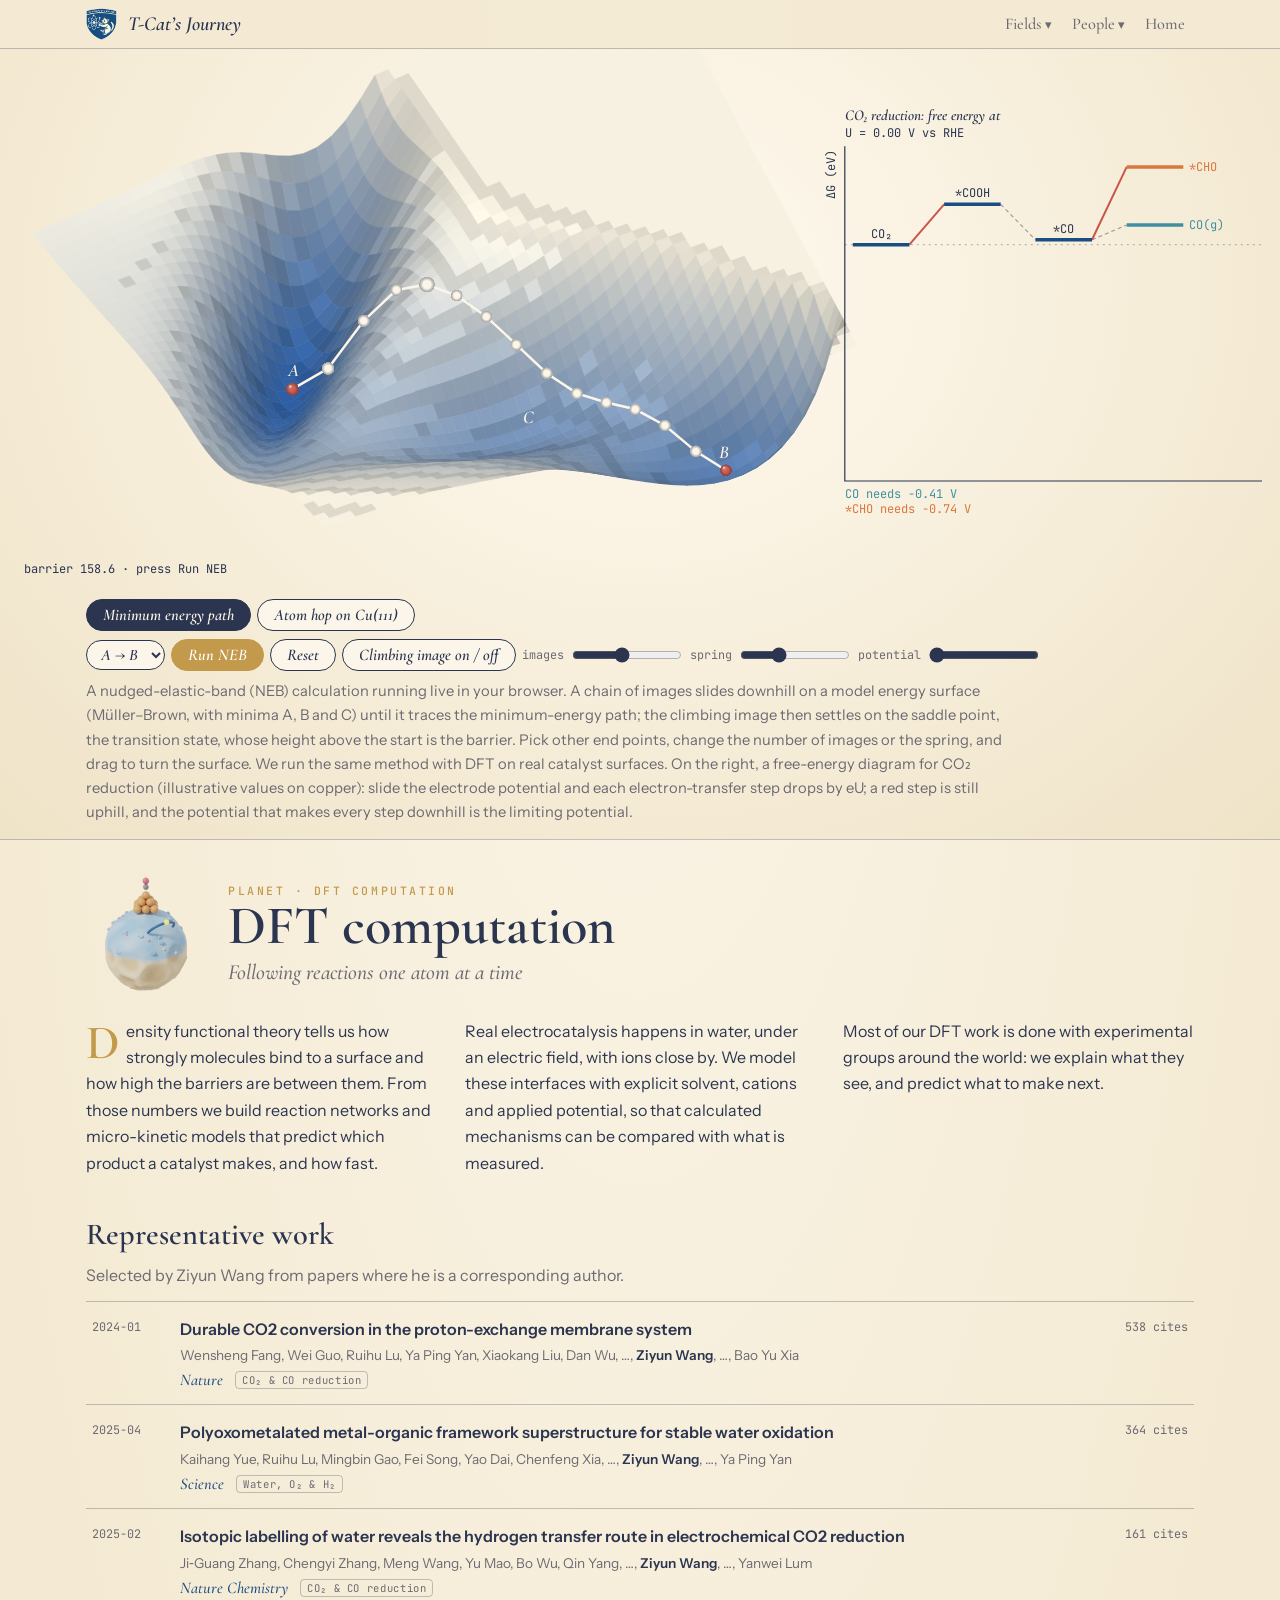
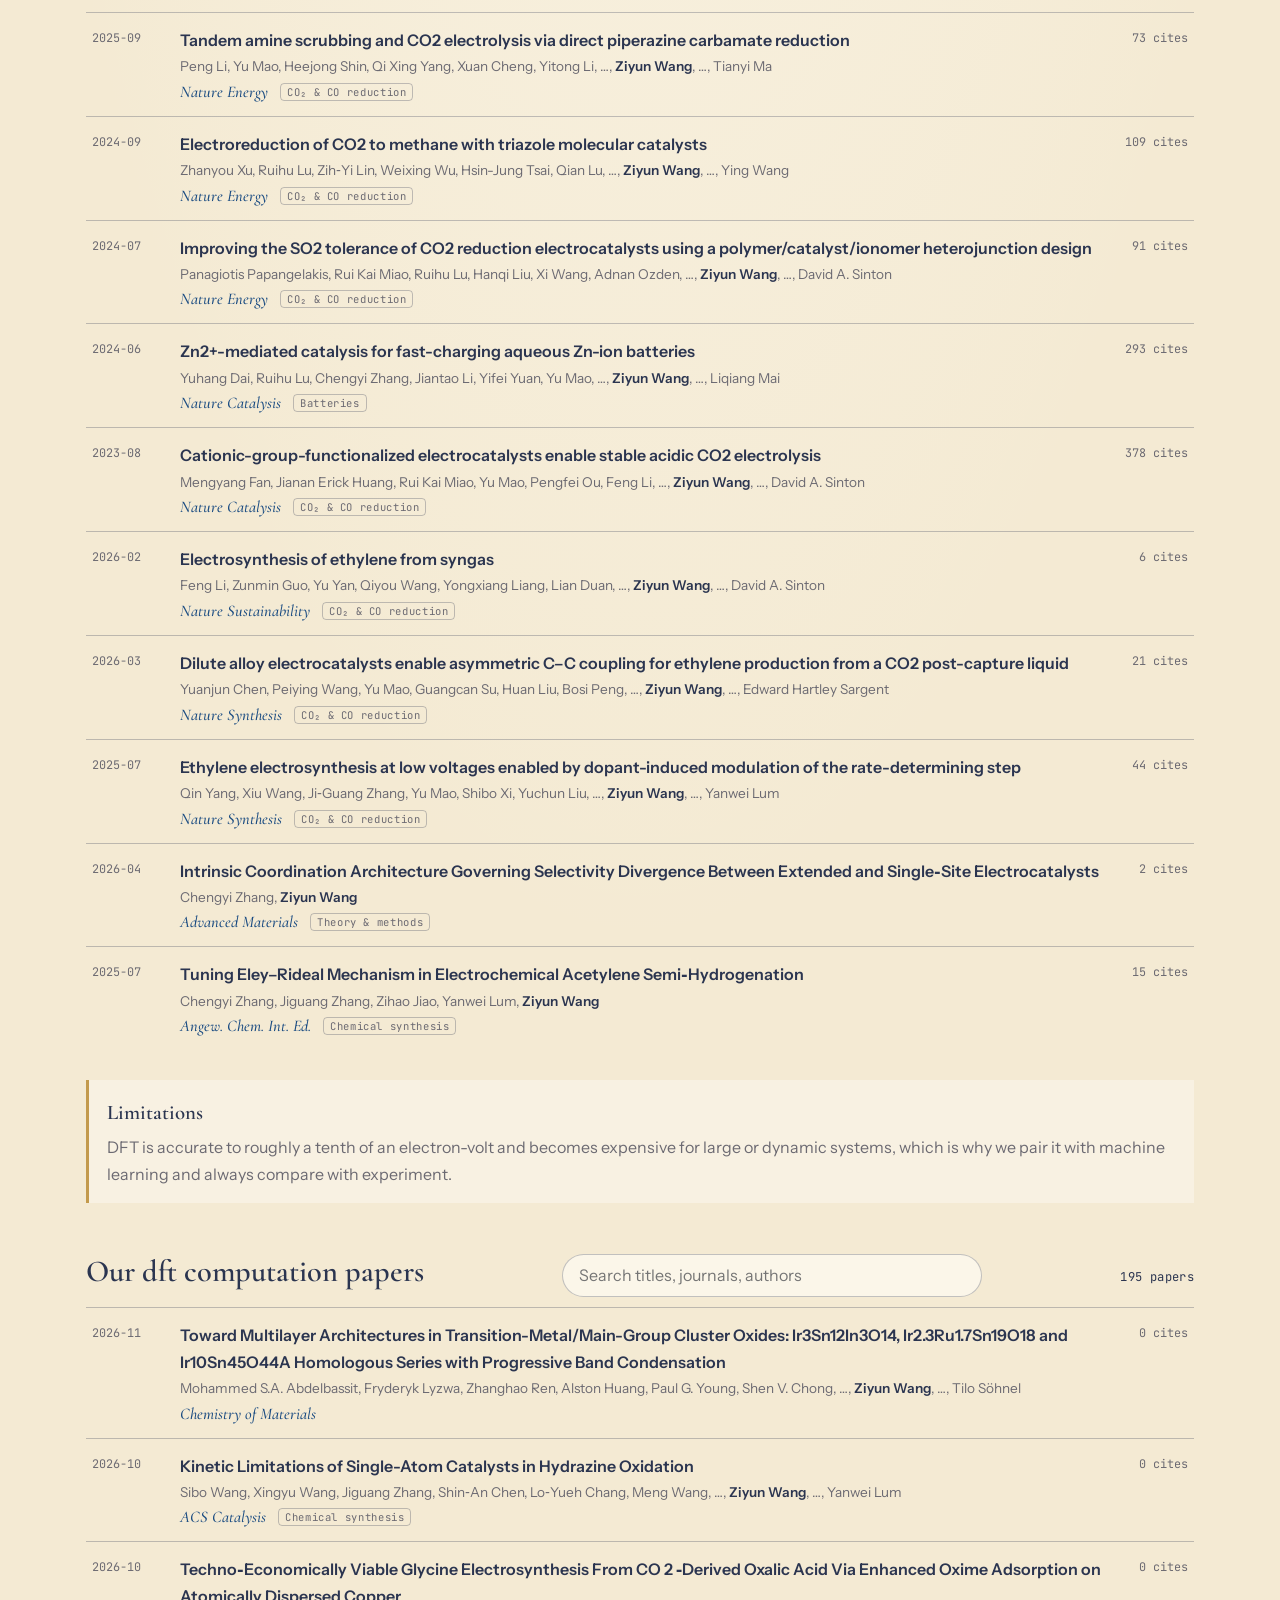
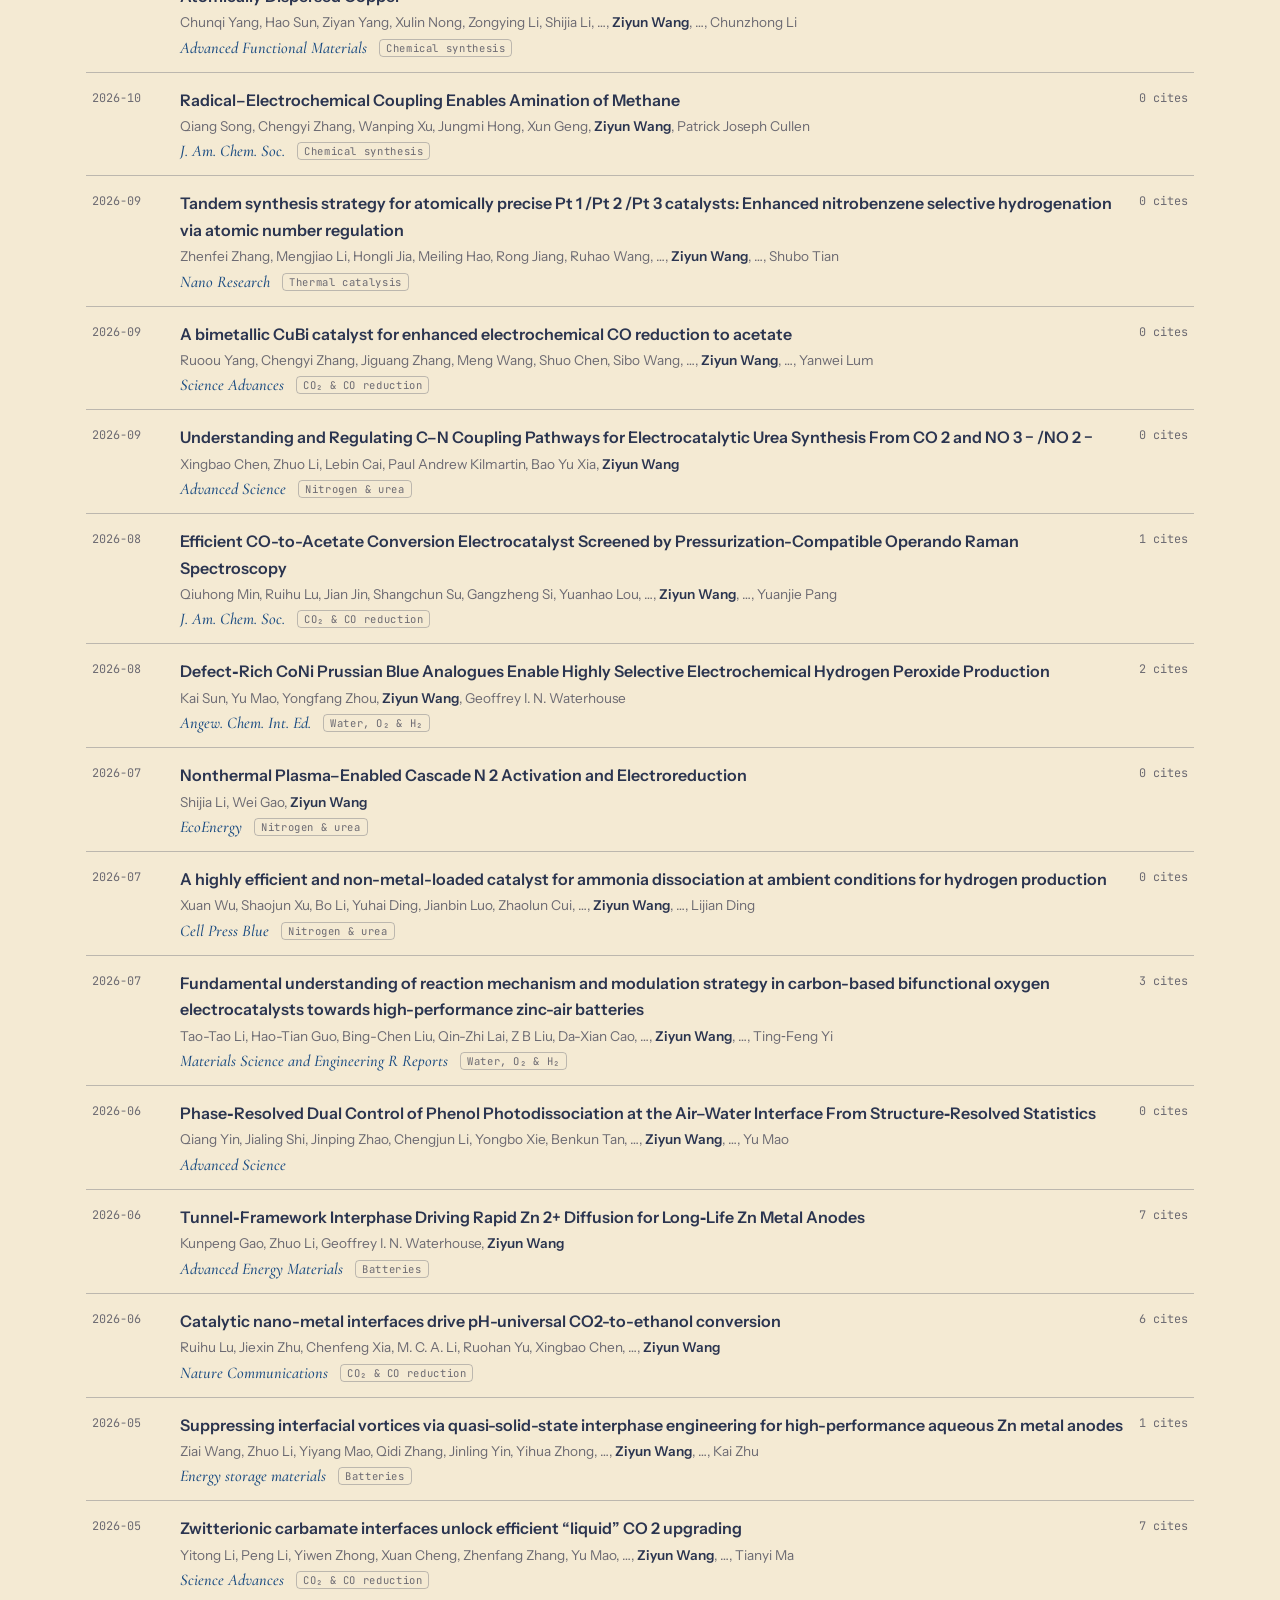
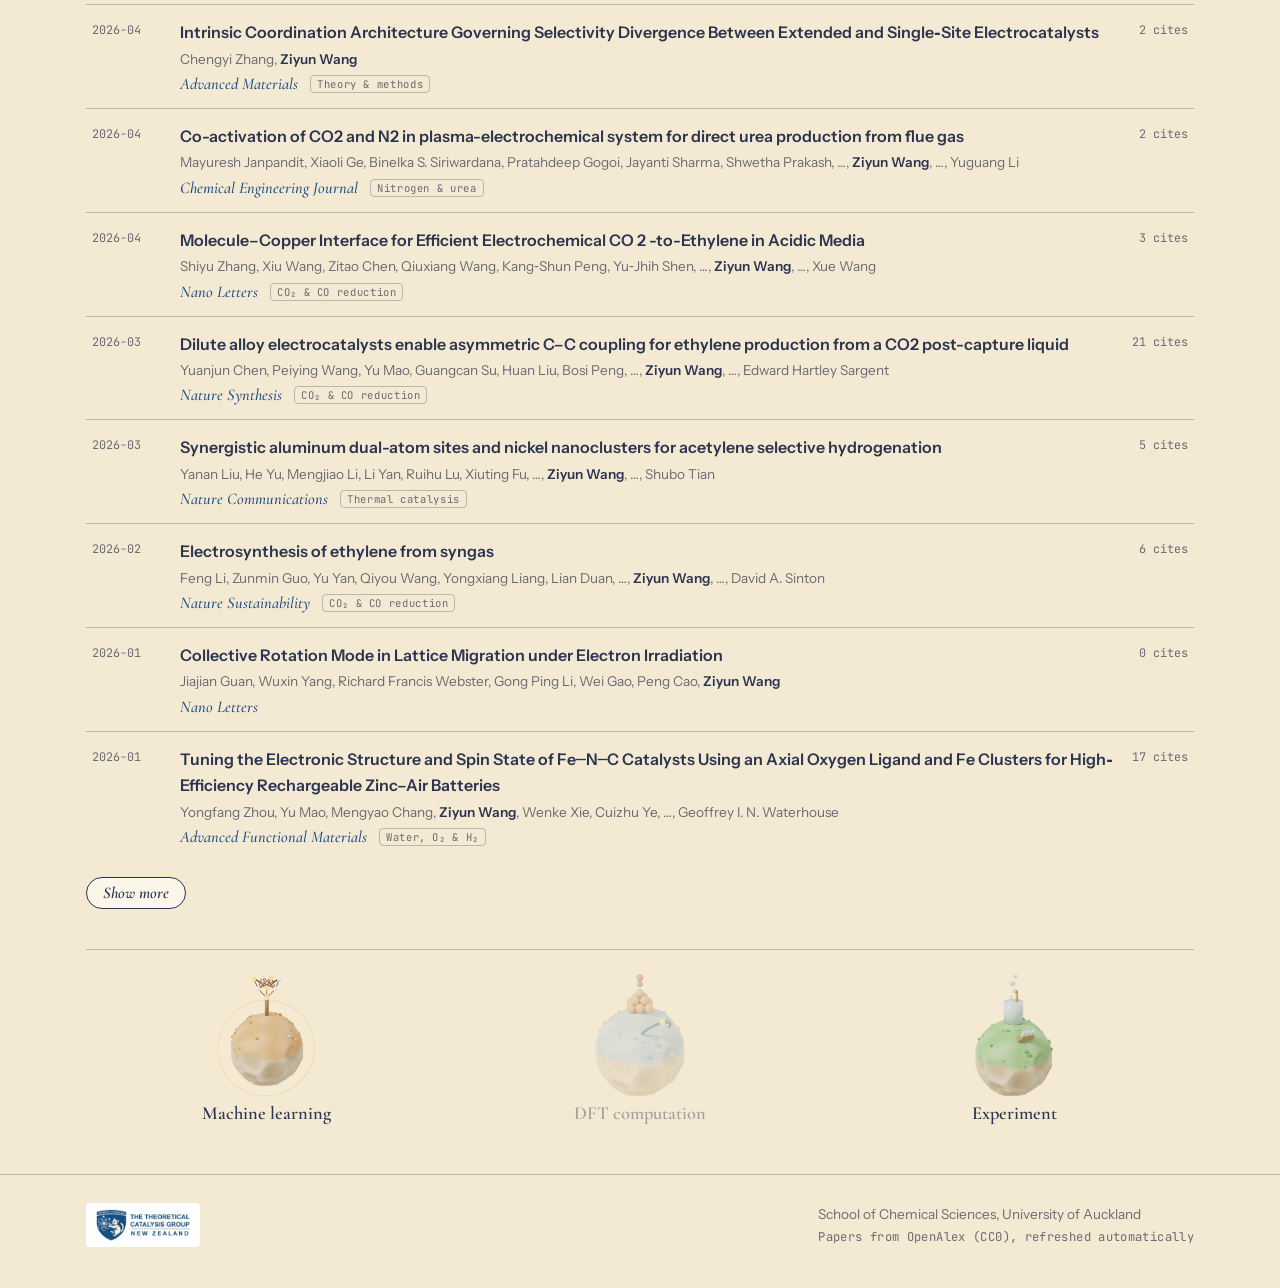
<file: field.html>
<!doctype html>
<html lang="en">
<head>
<meta charset="utf-8">
<meta name="viewport" content="width=device-width, initial-scale=1, viewport-fit=cover">
<title>Fields of T-Cat’s Journey</title>
<meta name="description" content="Machine learning, DFT computation and experiment in the Theoretical Catalysis Group: try it yourself, then read how it works and the papers behind it.">
<link rel="preconnect" href="https://fonts.googleapis.com">
<link rel="preconnect" href="https://fonts.gstatic.com" crossorigin>
<link rel="stylesheet" href="https://fonts.googleapis.com/css2?family=Cormorant+Garamond:ital,wght@0,500;0,600;1,500;1,600&family=Instrument+Sans:wght@400;500;600&family=JetBrains+Mono:wght@400;500&display=swap">
<link rel="stylesheet" href="css/site.css">
<style>
/* A field page, in the order the Open Catalyst pages use: try it, what it is, how it works, its limits, the papers. */
.banner { border-bottom: 1px solid var(--line); background: radial-gradient(ellipse at 50% 30%, #fffaf0, #efe3c7); }
.stage { height: clamp(380px, 60vh, 560px); position: relative; }
.stage canvas { position: absolute; inset: 0; width: 100%; height: 100%; display: block; }
.demo-bar { display: flex; flex-wrap: wrap; gap: 8px 16px; align-items: center; justify-content: space-between; padding-block: 10px 4px; }
.tabs, .ctl { display: flex; flex-wrap: wrap; gap: 6px; align-items: center; }
.ctl label { font: .74rem var(--mono); color: var(--muted); display: inline-flex; gap: 6px; align-items: center; }
.ctl input[type=range] { width: 110px; accent-color: var(--ink); }
.ctl select { font: italic 600 1rem var(--display); color: var(--ink); background: var(--paper2); border: 1.5px solid var(--ink); border-radius: 999px; padding: 3px 10px; }
.caption { margin: 4px 0 0; padding-bottom: 14px; color: var(--muted); font-size: .92rem; max-width: 92ch; }
.caption b { color: var(--ink); font-weight: 600; }
.head { display: grid; grid-template-columns: 120px minmax(0, 1fr); gap: 22px; align-items: center; padding-block: 34px 6px; }
.head img { width: 120px; height: auto; }
.head h1 { font-size: clamp(2.2rem, 5vw, 3.4rem); line-height: 1.05; }
.head .tag { font: italic 500 1.35rem var(--display); color: var(--muted); margin-top: 4px; }
@media (max-width: 600px) { .head { grid-template-columns: 80px minmax(0, 1fr); gap: 14px; } .head img { width: 80px; } }
.overview { display: grid; grid-template-columns: repeat(auto-fit, minmax(260px, 1fr)); gap: 10px 28px; margin: 18px 0 8px; }
.overview p { margin: 0; }
.overview p:first-child::first-letter { font: 600 3rem/.8 var(--display); float: left; margin: 6px 6px 0 0; color: var(--gold); }
.grp { margin-top: 34px; }
.grp h2 { font-size: 1.9rem; }
.grp > p { margin: 2px 0 12px; color: var(--muted); }
.cards { display: grid; grid-template-columns: repeat(auto-fill, minmax(270px, 1fr)); gap: 16px; }
.card { padding: 18px 18px 16px; display: grid; gap: 8px; align-content: start; transition: transform .4s var(--bounce); }
.card:hover { transform: translateY(-4px) rotate(-.4deg); }
.card h3 { font-size: 1.35rem; line-height: 1.15; }
.card .src { font: italic 500 .98rem var(--display); color: var(--navy); }
.io { display: grid; grid-template-columns: auto minmax(0, 1fr); gap: 2px 10px; font-size: .9rem; }
.io dt { font: .66rem/1.9 var(--mono); letter-spacing: .1em; text-transform: uppercase; color: var(--gold); }
.io dd { margin: 0; }
.num { font-size: .88rem; background: rgba(195,154,76,.14); border-radius: 6px; padding: 4px 8px; }
.links { display: flex; flex-wrap: wrap; gap: 8px; margin-top: 2px; }
.links a, .links button { font: italic 600 .98rem var(--display); color: var(--navy); background: none; border: 0; padding: 0; cursor: pointer; text-decoration: none; }
.links a:hover, .links button:hover { text-decoration: underline; }
.soon { font: .7rem var(--mono); color: var(--muted); }
.reviews { margin-top: 26px; color: var(--muted); }
.reviews a { color: var(--ink); }
.limits { margin-top: 30px; padding: 16px 18px; border-left: 3px solid var(--gold); background: rgba(251,246,233,.7); }
.limits h3 { font-size: 1.3rem; }
.limits p { margin: 4px 0 0; color: var(--muted); }
.papers-h { margin-top: 44px; display: flex; flex-wrap: wrap; gap: 10px 20px; align-items: baseline; justify-content: space-between; }
.papers-h h2 { font-size: 1.9rem; }
.papers-h[hidden] { display: none; }
#q { flex: 1 1 220px; min-width: 0; max-width: 420px; font: inherit; color: var(--ink); background: var(--paper2); border: 1px solid var(--line); border-radius: 999px; padding: 7px 16px; }
.pubs { list-style: none; margin: 10px 0 0; padding: 0; }
.pub { display: grid; grid-template-columns: 72px minmax(0, 1fr) auto; gap: 4px 16px; padding: 14px 6px; border-top: 1px solid var(--line); }
.pub .when { font: .74rem var(--mono); color: var(--muted); padding-top: 3px; }
.pub a { font-weight: 600; text-decoration: none; }
.pub a:hover { color: var(--navy); text-decoration: underline; }
.pub .au { color: var(--muted); font-size: .85rem; margin-top: 2px; }
.pub .au mark { background: none; color: var(--ink); font-weight: 600; }
.pub .meta { display: flex; flex-wrap: wrap; gap: 4px 12px; margin-top: 4px; font-size: .86rem; align-items: center; }
.pub .jr { font: italic 500 1.02rem var(--display); color: var(--navy); }
.tagm { font: .66rem var(--mono); letter-spacing: .06em; color: var(--muted); border: 1px solid var(--line); border-radius: 4px; padding: 1px 6px; }
.cites { font: .74rem var(--mono); color: var(--muted); white-space: nowrap; padding-top: 3px; }
@media (max-width: 620px) { .pub { grid-template-columns: minmax(0, 1fr); } }
.more { display: flex; gap: 14px; align-items: center; margin: 16px 0 40px; }
.others { display: grid; grid-template-columns: repeat(3, minmax(0, 1fr)); gap: 14px; padding-block: 20px 50px; border-top: 1px solid var(--line); }
.others a { text-decoration: none; display: grid; justify-items: center; gap: 2px; text-align: center; transition: transform .45s var(--bounce); }
.others a:hover { transform: translateY(-6px); }
.others img { width: min(130px, 100%); }
.others b { font: 600 1.15rem var(--display); }
.others a.on { opacity: .4; pointer-events: none; }
</style>
</head>
<body>
<header class="top"><div class="wrap">
  <a class="me" href="play.html"><img src="assets/shield.png" alt=""><b>T-Cat’s Journey</b></a>
  <nav aria-label="Site">
    <details class="menu"><summary>Fields</summary><div class="drop"><a href="field.html#ml">Machine learning</a><a href="field.html#dft">DFT computation</a><a href="field.html#exp">Experiment</a><a href="field.html#all">All papers</a></div></details>
    <details class="menu"><summary>People</summary><div class="drop" id="peopleMenu"></div></details>
    <a href="play.html">Home</a>
  </nav>
</div></header>

<main>
  <section class="banner" id="banner" aria-label="Try it">
    <div class="stage" id="stage"></div>
    <div class="wrap demo-bar"><div class="tabs" id="tabs"></div><div class="ctl" id="ctl"></div></div>
    <div class="wrap"><p class="caption" id="caption"></p></div>
  </section>

  <div class="wrap">
    <div class="head"><img id="fieldImg" src="assets/field-dft.png" alt=""><div><div class="cap" id="fieldCap"></div><h1 id="fieldTitle">Fields</h1><div class="tag" id="tagline"></div></div></div>
    <div class="overview" id="overview"></div>
    <div id="groups"></div>
    <div id="limits"></div>
    <div class="papers-h"><h2 id="papersTitle">Papers</h2><input id="q" type="search" placeholder="Search titles, journals, authors" aria-label="Search papers"><span class="mono" id="count"></span></div>
    <ol class="pubs" id="list"></ol>
    <div class="more"><button class="sbtn" id="moreBtn">Show more</button></div>
    <nav class="others" aria-label="Other fields">
      <a href="field.html#ml" data-k="ml"><img src="assets/field-ml.png" alt=""><b>Machine learning</b></a>
      <a href="field.html#dft" data-k="dft"><img src="assets/field-dft.png" alt=""><b>DFT computation</b></a>
      <a href="field.html#exp" data-k="exp"><img src="assets/field-exp.png" alt=""><b>Experiment</b></a>
    </nav>
  </div>
</main>
<footer class="foot"><div class="wrap"><img src="assets/logo.png" alt="The Theoretical Catalysis Group, New Zealand"><span>School of Chemical Sciences, University of Auckland<br><span class="mono">Papers from OpenAlex (CC0), refreshed automatically</span></span></div></footer>

<script src="js/common.js"></script>
<script src="js/demos.js"></script>
<script>
/* Controls for each kind of demo. */
const CTL = {
  active: `<button class="sbtn gold" data-act="ai">Let the AI pick next</button><button class="sbtn" data-act="random">Pick at random</button><button class="sbtn" data-act="auto">Auto-run 12 AI picks</button><button class="sbtn" data-act="reveal">Reveal the hidden curve</button><button class="sbtn" data-act="reset">Reset</button>`,
  new: `<button class="sbtn gold" data-act="new">Run a new search</button><span class="mono">drag to turn the surface</span>`,
  learn: `<button class="sbtn gold" data-act="pass">Run message passing</button><span class="mono">or tap any atom</span>`,
  neb: `<select id="ends" aria-label="Start and end of the path"><option value="AB">A → B</option><option value="AC">A → C</option><option value="CB">C → B</option></select>
        <button class="sbtn gold" data-act="run">Run NEB</button><button class="sbtn" data-act="reset">Reset</button><button class="sbtn" data-act="ci">Climbing image on / off</button>
        <label>images <input type="range" id="nimg" min="7" max="25" step="2" value="15"></label><label>spring <input type="range" id="kspr" min="100" max="1600" step="100" value="600"></label>
        <label>potential <input type="range" id="pot" min="-1" max="0" step="0.05" value="0" style="direction:rtl"></label>`,
  hop: `<button class="sbtn gold" data-act="hop">Hop *CO</button><span class="mono">drag to turn the slab</span>`,
  screen: `<button class="sbtn gold" data-act="run">Screen 1,000 candidates</button><button class="sbtn" data-act="reset">Reset</button>`,
  "": ""
};
let PAPERS = [], FIELDS = null, TOOLS = [], key = "dft", query = "", shown = 25;
const byDoi = doi => PAPERS.find(p => (p.doi || "").toLowerCase() === doi.toLowerCase());

function mount(i) {
  const list = FIELDS[key].demos, d = list[i], stage = $("#stage");
  stage.innerHTML = ""; const root = document.createElement("div"); root.dataset.demo = d.id; root.style.cssText = "position:absolute;inset:0"; root.innerHTML = "<canvas></canvas>"; stage.append(root);
  const demo = mountDemo(root);
  $("#ctl").innerHTML = CTL[d.ctl] || "";
  $("#ctl").querySelectorAll("[data-act]").forEach(b => b.addEventListener("click", () => demo.act?.(b.dataset.act)));
  $("#ends")?.addEventListener("change", e => demo.act(`ends:${e.target.value}`));
  $("#nimg")?.addEventListener("change", e => demo.act(`n:${e.target.value}`));
  $("#kspr")?.addEventListener("input", e => demo.act(`k:${e.target.value}`));
  $("#pot")?.addEventListener("input", e => demo.act(`U:${e.target.value}`));
  $("#tabs").innerHTML = list.length > 1 ? list.map((x, j) => `<button class="sbtn" aria-pressed="${j === i}" data-i="${j}">${esc(x.label)}</button>`).join("") : "";
  $("#tabs").querySelectorAll("button").forEach(b => b.addEventListener("click", () => mount(+b.dataset.i)));
  $("#caption").textContent = d.caption; $("#caption").hidden = !d.caption;
  $(".demo-bar").hidden = !d.ctl && list.length < 2;
}
function card(c) {
  const p = byDoi(c.doi), tool = c.tool && TOOLS.find(t => t.name === c.tool);
  const demoIdx = c.demo ? FIELDS[key].demos.findIndex(d => d.id === c.demo) : -1;
  return `<article class="page card"><h3>${esc(c.name)}</h3>
    ${p ? `<div class="src">${esc(jname(p.j))}, ${p.y}</div>` : ""}
    <dl class="io"><dt>in</dt><dd>${esc(c.input)}</dd><dt>out</dt><dd>${esc(c.output)}</dd><dt>how</dt><dd>${esc(c.how)}</dd></dl>
    ${c.numbers ? `<div class="num">${esc(c.numbers)}</div>` : ""}
    <div class="links"><a href="https://doi.org/${esc(c.doi)}" target="_blank" rel="noopener">Read the paper ↗</a>
      ${tool ? (tool.url ? `<a href="${esc(tool.url)}" target="_blank" rel="noopener">Launch ${esc(tool.name)} ↗</a>` : `<span class="soon">online demo coming soon</span>`) : ""}
      ${demoIdx >= 0 ? `<button data-try="${demoIdx}">Try a version above ↑</button>` : ""}</div></article>`;
}
function renderField() {
  const f = FIELDS?.[key]; if (!f) { $("#overview").innerHTML = $("#groups").innerHTML = $("#limits").innerHTML = ""; return; }
  $("#tagline").textContent = f.tagline;
  $("#overview").innerHTML = f.overview.map(t => `<p>${esc(t)}</p>`).join("");
  let g = f.groups.map(gr => `<section class="grp"><h2>${esc(gr.title)}</h2>${gr.text ? `<p>${esc(gr.text)}</p>` : ""}${gr.cards ? `<div class="cards">${gr.cards.map(card).join("")}</div>` : ""}${gr.papers ? `<ol class="pubs">${gr.papers.map(byDoi).filter(Boolean).map(row).join("")}</ol>` : ""}</section>`).join("");
  if (f.collab?.length) g += `<section class="grp"><h2>${esc(f.collab_title)}</h2><p>Papers where our calculations sit alongside our collaborators’ experiments.</p><ol class="pubs">${f.collab.map(byDoi).filter(Boolean).map(row).join("")}</ol></section>`;
  if (f.reviews?.length) { const rs = f.reviews.map(byDoi).filter(Boolean); if (rs.length) g += `<p class="reviews">Our reviews: ${rs.map(r => `<a href="https://doi.org/${esc(r.doi)}" target="_blank" rel="noopener">${esc(r.t)}</a> (${esc(jname(r.j))}, ${r.y})`).join("; ")}.</p>`; }
  $("#groups").innerHTML = g;
  $("#groups").querySelectorAll("[data-try]").forEach(b => b.addEventListener("click", () => { mount(+b.dataset.try); $("#banner").scrollIntoView({ behavior: REDUCE ? "auto" : "smooth" }); }));
  $("#limits").innerHTML = f.limitations ? `<div class="limits"><h3>Limitations</h3><p>${esc(f.limitations)}</p></div>` : "";
}
function authors(a) {
  const list = a.length > 8 ? [...a.slice(0, 6), "…", a[a.length - 1]] : a.slice();
  if (a.length > 8 && !list.includes("Ziyun Wang") && a.includes("Ziyun Wang")) list.splice(list.length - 1, 0, "Ziyun Wang", "…");
  return list.map(n => n === "Ziyun Wang" ? "<mark>Ziyun Wang</mark>" : esc(n)).join(", ");
}
function row(p) {
  const tp = TOPICS[topicOf(p)], r = reactionOf(p);
  return `<li class="pub"><div class="when">${esc(p.d.slice(0, 7) || p.y)}</div>
    <div><a href="https://doi.org/${esc(p.doi)}" target="_blank" rel="noopener">${esc(p.t)}</a><div class="au">${authors(p.a)}</div>
    <div class="meta"><span class="jr">${esc(jname(p.j))}</span>${key === "all" ? `<span class="tagm" style="color:${tp.color};border-color:${tp.color}">${esc(tp.name)}</span>` : ""}${r ? `<span class="tagm">${esc(r)}</span>` : ""}</div></div>
    <div class="cites">${fmt(p.c)} cites</div></li>`;
}
function renderList() {
  const idx = TOPICS.findIndex(t => t.key === key);
  let ps = key === "all" ? PAPERS : PAPERS.filter(p => topicOf(p) === idx);
  if (query) { const q = query.toLowerCase(); ps = ps.filter(p => (p.t + " " + p.j + " " + p.a.join(" ")).toLowerCase().includes(q)); }
  $("#count").textContent = PAPERS.length ? `${fmt(ps.length)} papers` : "";
  // no first-author experimental paper yet: leave the paper list out instead of a placeholder
  const none = key === "exp" && !ps.length && !query;
  $(".papers-h").hidden = $("#list").hidden = none;
  if (none) { $("#moreBtn").hidden = true; return; }
  $("#list").innerHTML = ps.slice(0, shown).map(row).join("") || `<li class="pub"><div></div><div>No papers match. Clear the search.</div></li>`;
  $("#moreBtn").hidden = ps.length <= shown;
}
function route() {
  const k = location.hash.slice(1); key = ["ml", "dft", "exp", "all"].includes(k) ? k : "dft"; shown = 25; query = ""; $("#q").value = "";
  const t = TOPICS.find(x => x.key === key);
  document.title = `${t ? t.name : "All papers"} · T-Cat’s Journey`;
  $("#fieldCap").textContent = t ? "Planet · " + t.name : "Every planet";
  $("#fieldTitle").textContent = t ? t.name : "All our papers";
  $("#papersTitle").textContent = key === "exp" ? "Our own experimental papers" : t ? `Our ${t.name.toLowerCase()} papers` : "Every paper, newest first";
  $("#fieldImg").src = `assets/field-${t ? key : "dft"}.png`;
  document.querySelectorAll(".others a").forEach(a => a.classList.toggle("on", a.dataset.k === key));
  $("#banner").hidden = key === "all" || !FIELDS;
  if (key !== "all" && FIELDS) mount(0);
  renderField(); renderList(); scrollTo({ top: 0 });
}
$("#q").addEventListener("input", e => { query = e.target.value.trim(); shown = 25; renderList(); });
$("#moreBtn").addEventListener("click", () => { shown += 50; renderList(); });
addEventListener("hashchange", route);
loadPeople().then(wireMenus);
Promise.all([fetch("data/fields.json").then(r => r.json()), fetch("data/tools.json").then(r => r.json()).catch(() => ({ tools: [] }))])
  .then(([f, t]) => { FIELDS = f; TOOLS = t.tools; route(); });
loadPapers(d => { PAPERS = d.pubs; renderField(); renderList(); });
route();
</script>
</body>
</html>
</file>
<file: css/site.css>
/* Shared storybook look for T-Cat's Journey pages: parchment, ink, gold. Deliberately single-theme (light). */
:root {
  --paper: #f4ead3; --paper2: #fbf6e9; --ink: #2b3550; --muted: #6c6a72; --line: rgba(43,53,80,.28);
  --gold: #c39a4c; --rose: #c8564b; --navy: #1b4c82; --teal: #3f8fa0;
  --display: "Cormorant Garamond", Georgia, "Times New Roman", serif;
  --body: "Instrument Sans", "Segoe UI", system-ui, sans-serif;
  --mono: "JetBrains Mono", ui-monospace, Consolas, monospace;
  --ease: cubic-bezier(.2,.8,.2,1); --bounce: cubic-bezier(.34,1.56,.64,1);
  color-scheme: light;
}
* { box-sizing: border-box; }
html { background: var(--paper); scroll-behavior: smooth; }
body { margin: 0; color: var(--ink); font: 16px/1.65 var(--body); padding-block: env(safe-area-inset-top, 0px) env(safe-area-inset-bottom, 0px);
  background: radial-gradient(ellipse 80% 60% at 50% 0%, var(--paper2), transparent 70%), var(--paper); }
a { color: inherit; }
:focus-visible { outline: 2px solid var(--rose); outline-offset: 3px; }
h1, h2, h3, h4 { font-family: var(--display); margin: 0; font-weight: 600; text-wrap: balance; }
.wrap { max-width: 1140px; margin: 0 auto; padding-left: max(16px, env(safe-area-inset-left, 0px)); padding-right: max(16px, env(safe-area-inset-right, 0px)); }
.cap { font: 500 .72rem var(--mono); letter-spacing: .22em; text-transform: uppercase; color: var(--gold); }
.mono { font-family: var(--mono); font-size: .76rem; letter-spacing: .03em; }
.page { background: var(--paper2); border: 1px solid var(--line); border-radius: 6px; outline: 1px solid var(--line); outline-offset: -8px; box-shadow: 0 18px 40px -26px rgba(43,53,80,.45); }
.sbtn { font: italic 600 1.02rem var(--display); color: var(--ink); background: var(--paper2); border: 1.5px solid var(--ink); border-radius: 999px; padding: 5px 16px; cursor: pointer; text-decoration: none; display: inline-flex; gap: 8px; align-items: center; transition: background .25s, transform .25s var(--bounce); }
.sbtn:hover { background: #f1e1b9; transform: translateY(-2px) rotate(-1deg); }
.sbtn[aria-pressed="true"] { background: var(--ink); color: var(--paper2); }
.sbtn.gold { background: var(--gold); color: #fff; border-color: var(--gold); }
@media (prefers-reduced-motion: reduce) { html { scroll-behavior: auto; } .sbtn { transition: none; } }

/* top bar with drop-down menus */
.top { position: sticky; top: env(safe-area-inset-top, 0px); z-index: 30; background: rgba(244,234,211,.92); backdrop-filter: blur(8px); border-bottom: 1px solid var(--line); }
.top .wrap { display: flex; align-items: center; justify-content: space-between; gap: 10px; padding-block: 8px; }
.top .me { display: flex; align-items: center; gap: 10px; text-decoration: none; min-width: 0; }
.top .me img { width: 32px; height: 32px; }
.top .me b { font: italic 600 1.25rem var(--display); white-space: nowrap; }
.top nav { display: flex; gap: 2px; align-items: center; flex-wrap: wrap; justify-content: flex-end; }
.top nav > a, .menu summary { font: 500 1.02rem var(--display); color: var(--muted); padding: 3px 9px; border-radius: 999px; text-decoration: none; cursor: pointer; list-style: none; }
.top nav > a:hover, .menu summary:hover, .menu[open] summary { color: var(--ink); }
.menu summary::-webkit-details-marker { display: none; }
.menu summary::after { content: " ▾"; font-size: .8em; }
.menu { position: relative; }
.menu .drop { position: absolute; right: 0; top: calc(100% + 6px); background: var(--paper2); border: 1px solid var(--line); border-radius: 8px; box-shadow: 0 18px 30px -18px rgba(43,53,80,.5); padding: 6px; display: grid; min-width: 210px; max-height: min(70vh, 520px); overflow-y: auto; z-index: 40; }
.menu .drop a { display: flex; align-items: center; gap: 10px; padding: 5px 8px; border-radius: 6px; text-decoration: none; font: 500 1.02rem var(--display); }
.menu .drop a:hover { background: #f1e1b9; }
.menu .drop img { width: 30px; height: 30px; }
@media (max-width: 640px) { .top .me b { display: none; } .menu .drop { position: fixed; left: 12px; right: 12px; top: 56px; min-width: 0; } }

.foot { padding-block: 28px 40px; color: var(--muted); font-size: .85rem; border-top: 1px solid var(--line); }
.foot .wrap { display: flex; flex-wrap: wrap; gap: 12px 24px; justify-content: space-between; align-items: center; }
.foot img { height: 44px; width: auto; max-width: 100%; background: #fff; border-radius: 4px; padding: 6px 10px; }
</file>
